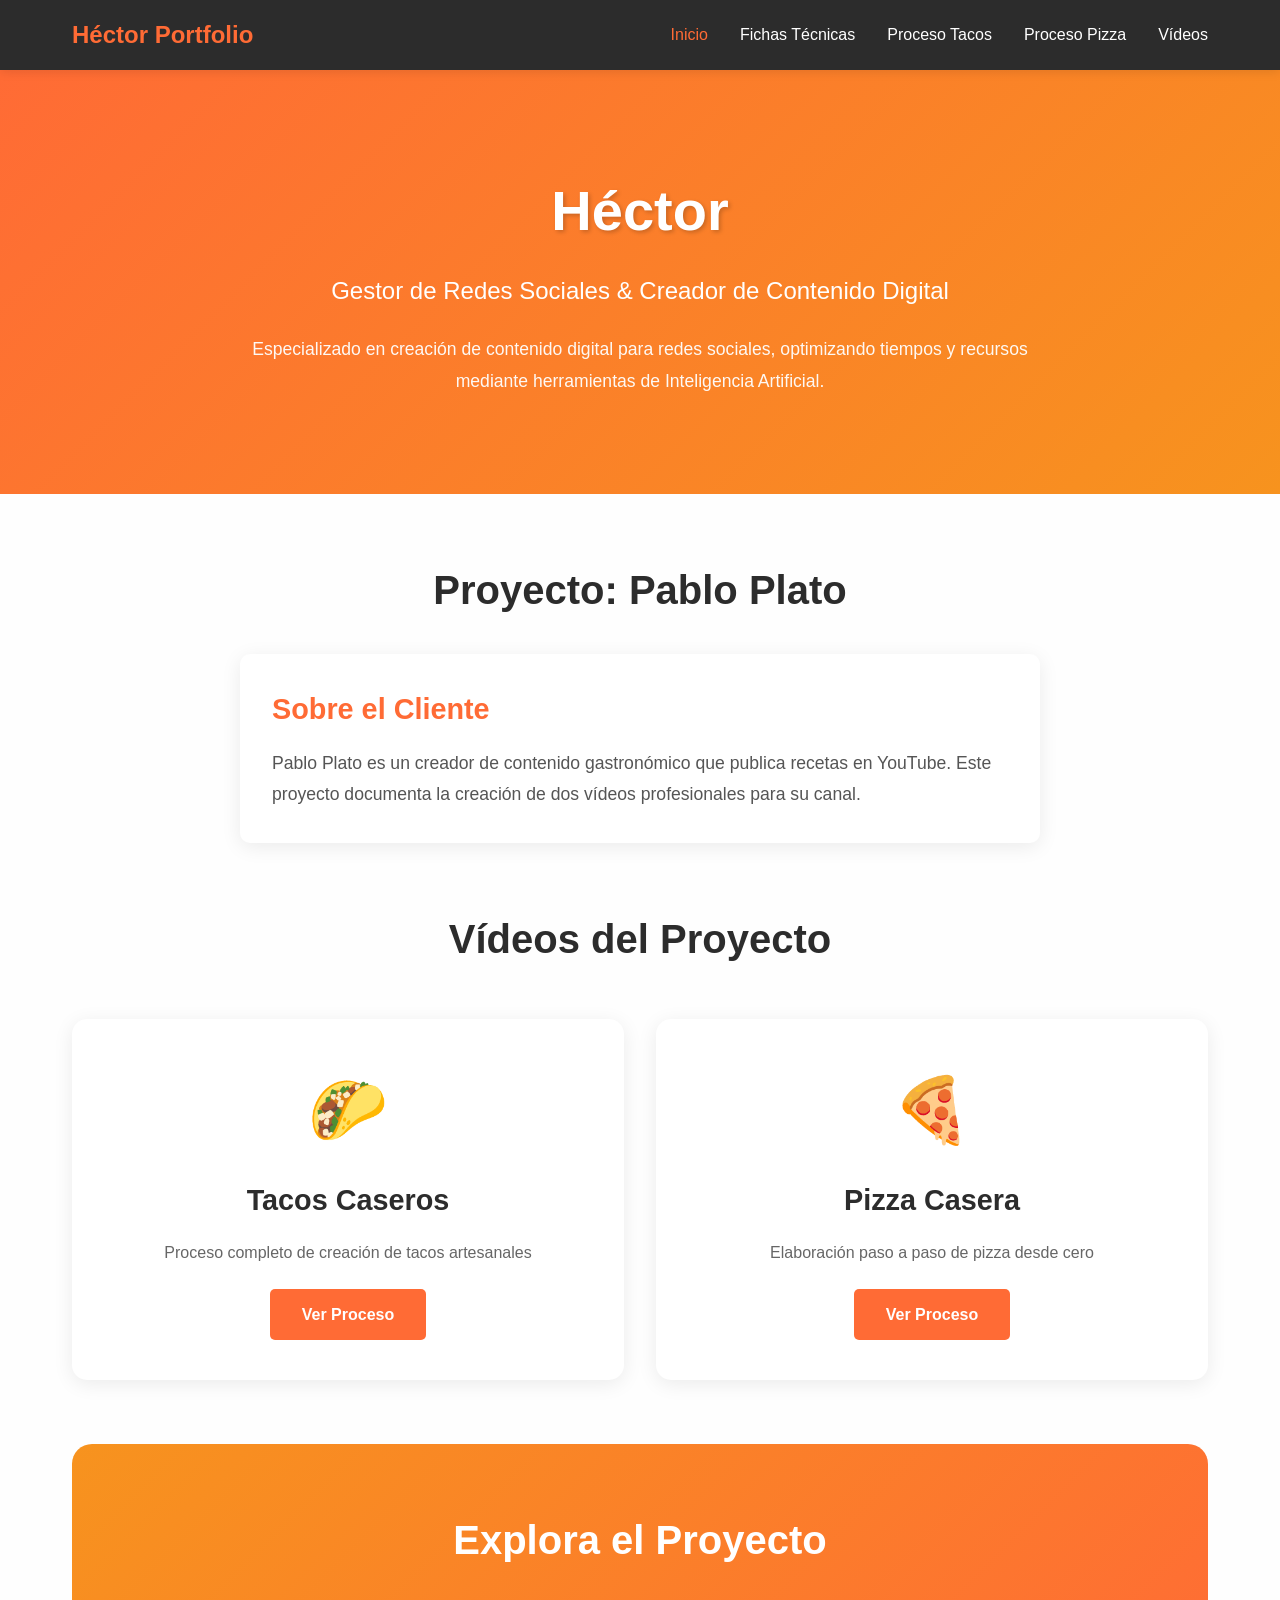
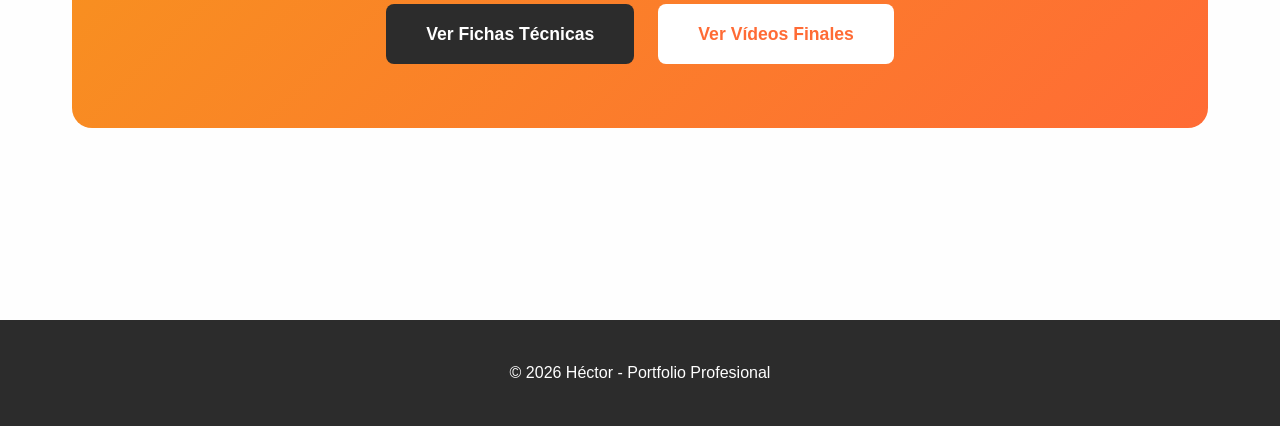
<file: index.html>
<!DOCTYPE html>
<html lang="es">
<head>
    <meta charset="UTF-8">
    <meta name="viewport" content="width=device-width, initial-scale=1.0">
    <title>Héctor - Portfolio Creador de Contenido Digital</title>
    <link rel="stylesheet" href="./css/style_index.css">
</head>
<body>
    <nav class="navbar">
        <div class="nav-container">
            <h1 class="logo">Héctor Portfolio</h1>
            <ul class="nav-menu">
                <li><a href="./index.html" class="active">Inicio</a></li>
                <li><a href="./fichas.html">Fichas Técnicas</a></li>
                <li><a href="./proceso_tacos.html">Proceso Tacos</a></li>
                <li><a href="./proceso_pizza.html">Proceso Pizza</a></li>
                <li><a href="./videos.html">Vídeos</a></li>
            </ul>
        </div>
    </nav>

    <header class="hero">
        <div class="hero-content">
            <h1 class="hero-title">Héctor</h1>
            <p class="hero-subtitle">Gestor de Redes Sociales & Creador de Contenido Digital</p>
            <p class="hero-description">
                Especializado en creación de contenido digital para redes sociales,
                optimizando tiempos y recursos mediante herramientas de Inteligencia Artificial.
            </p>
        </div>
    </header>

    <main class="container">
        <section class="project-intro">
            <h2>Proyecto: Pablo Plato</h2>
            <div class="client-card">
                <h3>Sobre el Cliente</h3>
                <p>
                    Pablo Plato es un creador de contenido gastronómico que publica 
                    recetas en YouTube. Este proyecto documenta la creación de dos 
                    vídeos profesionales para su canal.
                </p>
            </div>
        </section>

        <section class="project-overview">
            <h2>Vídeos del Proyecto</h2>
            <div class="videos-grid">
                <div class="video-card">
                    <div class="video-icon">🌮</div>
                    <h3>Tacos Caseros</h3>
                    <p>Proceso completo de creación de tacos artesanales</p>
                    <a href="./proceso_tacos.html" class="btn">Ver Proceso</a>
                </div>
                <div class="video-card">
                    <div class="video-icon">🍕</div>
                    <h3>Pizza Casera</h3>
                    <p>Elaboración paso a paso de pizza desde cero</p>
                    <a href__="proceso-pizza.html" class="btn">Ver Proceso</a>
                </div>
            </div>
        </section>

        <section class="cta-section">
            <h2>Explora el Proyecto</h2>
            <div class="cta-buttons">
                <a href="./fichas.html" class="btn-primary">Ver Fichas Técnicas</a>
                <a href="./videos.html" class="btn-secondary">Ver Vídeos Finales</a>
            </div>
        </section>
    </main>

    <footer class="footer">
        <p>&copy; 2026 Héctor - Portfolio Profesional</p>
    </footer>
</body>
</html>
</file>
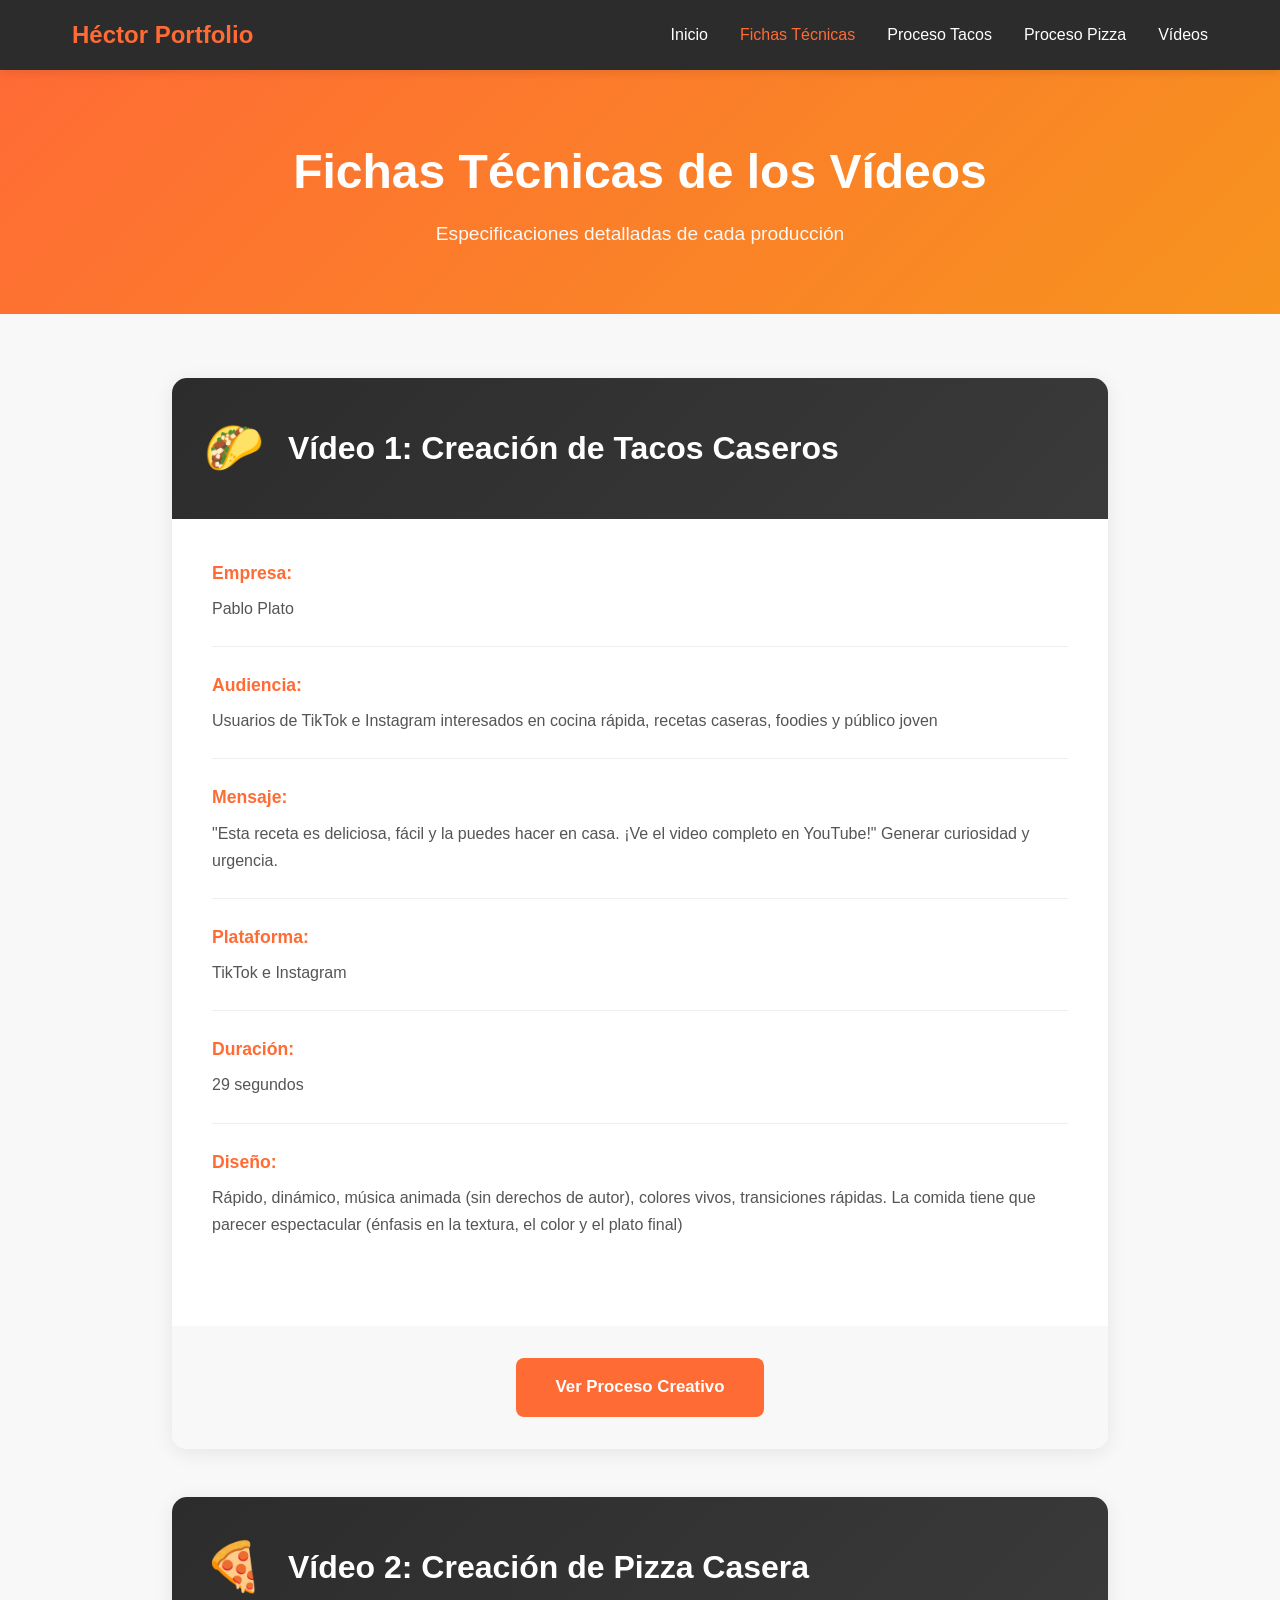
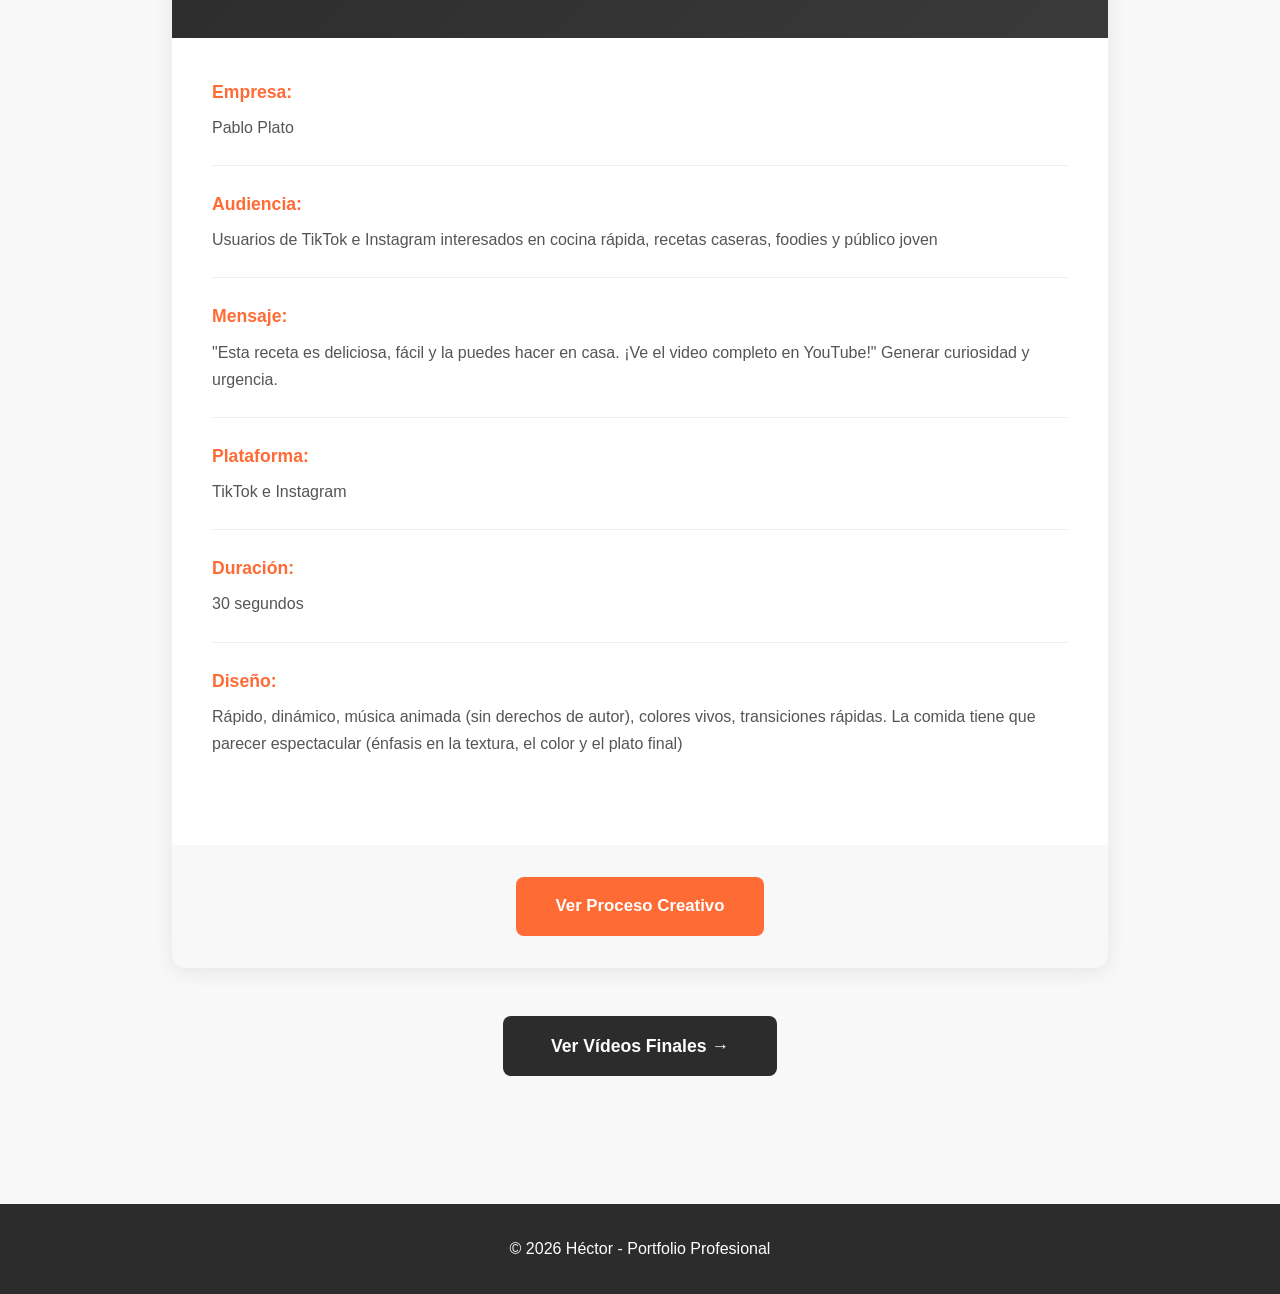
<file: fichas.html>
<!DOCTYPE html>
<html lang="es">
<head>
    <meta charset="UTF-8">
    <meta name="viewport" content="width=device-width, initial-scale=1.0">
    <title>Fichas Técnicas - Héctor Portfolio</title>
    <link rel="stylesheet" href="./css/style_fichas.css">
</head>
<body>
    <nav class="navbar">
        <div class="nav-container">
            <h1 class="logo">Héctor Portfolio</h1>
            <ul class="nav-menu">
                <li><a href="./index.html">Inicio</a></li>
                <li><a href="./fichas.html" class="active">Fichas Técnicas</a></li>
                <li><a href="./proceso_tacos.html">Proceso Tacos</a></li>
                <li><a href="./proceso_pizza.html">Proceso Pizza</a></li>
                <li><a href="./videos.html">Vídeos</a></li>
            </ul>
        </div>
    </nav>

    <header class="page-header">
        <h1>Fichas Técnicas de los Vídeos</h1>
        <p>Especificaciones detalladas de cada producción</p>
    </header>

    <main class="container">
        <!-- FICHA TÉCNICA 1: TACOS CASEROS -->
        <section class="ficha-card">
            <div class="ficha-header">
                <span class="ficha-icon">🌮</span>
                <h2>Vídeo 1: Creación de Tacos Caseros</h2>
            </div>
            <div class="ficha-content">
                
                <div class="ficha-item">
                    <strong>Empresa:</strong>
                    <p>Pablo Plato</p>
                </div>

                <div class="ficha-item">
                    <strong>Audiencia:</strong>
                    <p>Usuarios de TikTok e Instagram interesados en cocina rápida, recetas caseras, foodies y público joven</p>
                </div>

                <div class="ficha-item">
                    <strong>Mensaje:</strong>
                    <p>"Esta receta es deliciosa, fácil y la puedes hacer en casa. ¡Ve el video completo en YouTube!" Generar curiosidad y urgencia.</p>
                </div>

                <div class="ficha-item">
                    <strong>Plataforma:</strong>
                    <p>TikTok e Instagram</p>
                </div>

                <div class="ficha-item">
                    <strong>Duración:</strong>
                    <p>29 segundos</p>
                </div>

                <div class="ficha-item">
                    <strong>Diseño:</strong>
                    <p>Rápido, dinámico, música animada (sin derechos de autor), colores vivos, transiciones rápidas. La comida tiene que parecer espectacular (énfasis en la textura, el color y el plato final)</p>
                </div>
                
            </div>
            <div class="ficha-footer">
                <a href="./proceso_tacos.html" class="btn">Ver Proceso Creativo</a>
            </div>
        </section>

        <!-- FICHA TÉCNICA 2: PIZZA CASERA -->
        <section class="ficha-card">
            <div class="ficha-header">
                <span class="ficha-icon">🍕</span>
                <h2>Vídeo 2: Creación de Pizza Casera</h2>
            </div>
            <div class="ficha-content">
                
                <div class="ficha-item">
                    <strong>Empresa:</strong>
                    <p>Pablo Plato</p>
                </div>

                <div class="ficha-item">
                    <strong>Audiencia:</strong>
                    <p>Usuarios de TikTok e Instagram interesados en cocina rápida, recetas caseras, foodies y público joven</p>
                </div>

                <div class="ficha-item">
                    <strong>Mensaje:</strong>
                    <p>"Esta receta es deliciosa, fácil y la puedes hacer en casa. ¡Ve el video completo en YouTube!" Generar curiosidad y urgencia.</p>
                </div>

                <div class="ficha-item">
                    <strong>Plataforma:</strong>
                    <p>TikTok e Instagram</p>
                </div>

                <div class="ficha-item">
                    <strong>Duración:</strong>
                    <p>30 segundos</p>
                </div>

                <div class="ficha-item">
                    <strong>Diseño:</strong>
                    <p>Rápido, dinámico, música animada (sin derechos de autor), colores vivos, transiciones rápidas. La comida tiene que parecer espectacular (énfasis en la textura, el color y el plato final)</p>
                </div>
                
            </div>
            <div class="ficha-footer">
                <a href="./proceso_pizza.html" class="btn">Ver Proceso Creativo</a>
            </div>
        </section>

        <div class="navigation-section">
            <a href="./videos.html" class="btn-nav">Ver Vídeos Finales →</a>
        </div>
    </main>

    <footer class="footer">
        <p>&copy; 2026 Héctor - Portfolio Profesional</p>
    </footer>
</body>
</html>
</file>
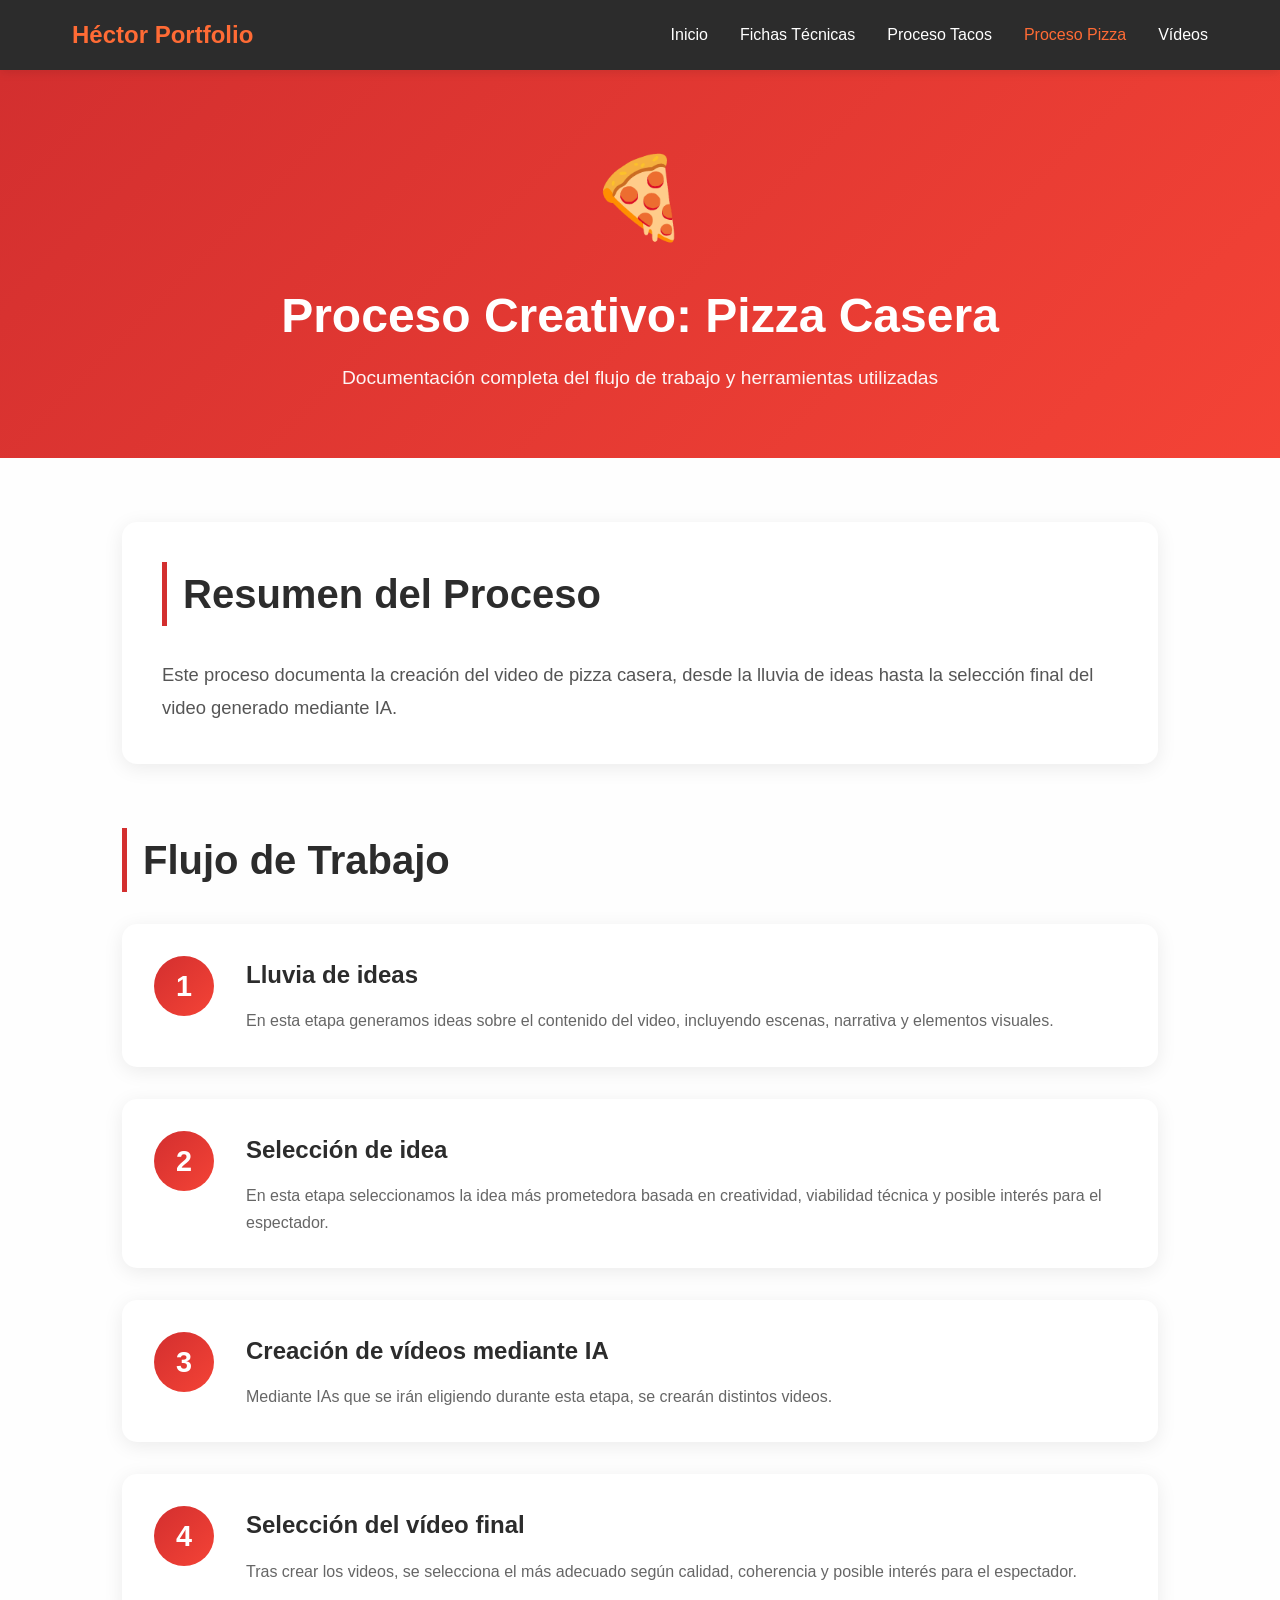
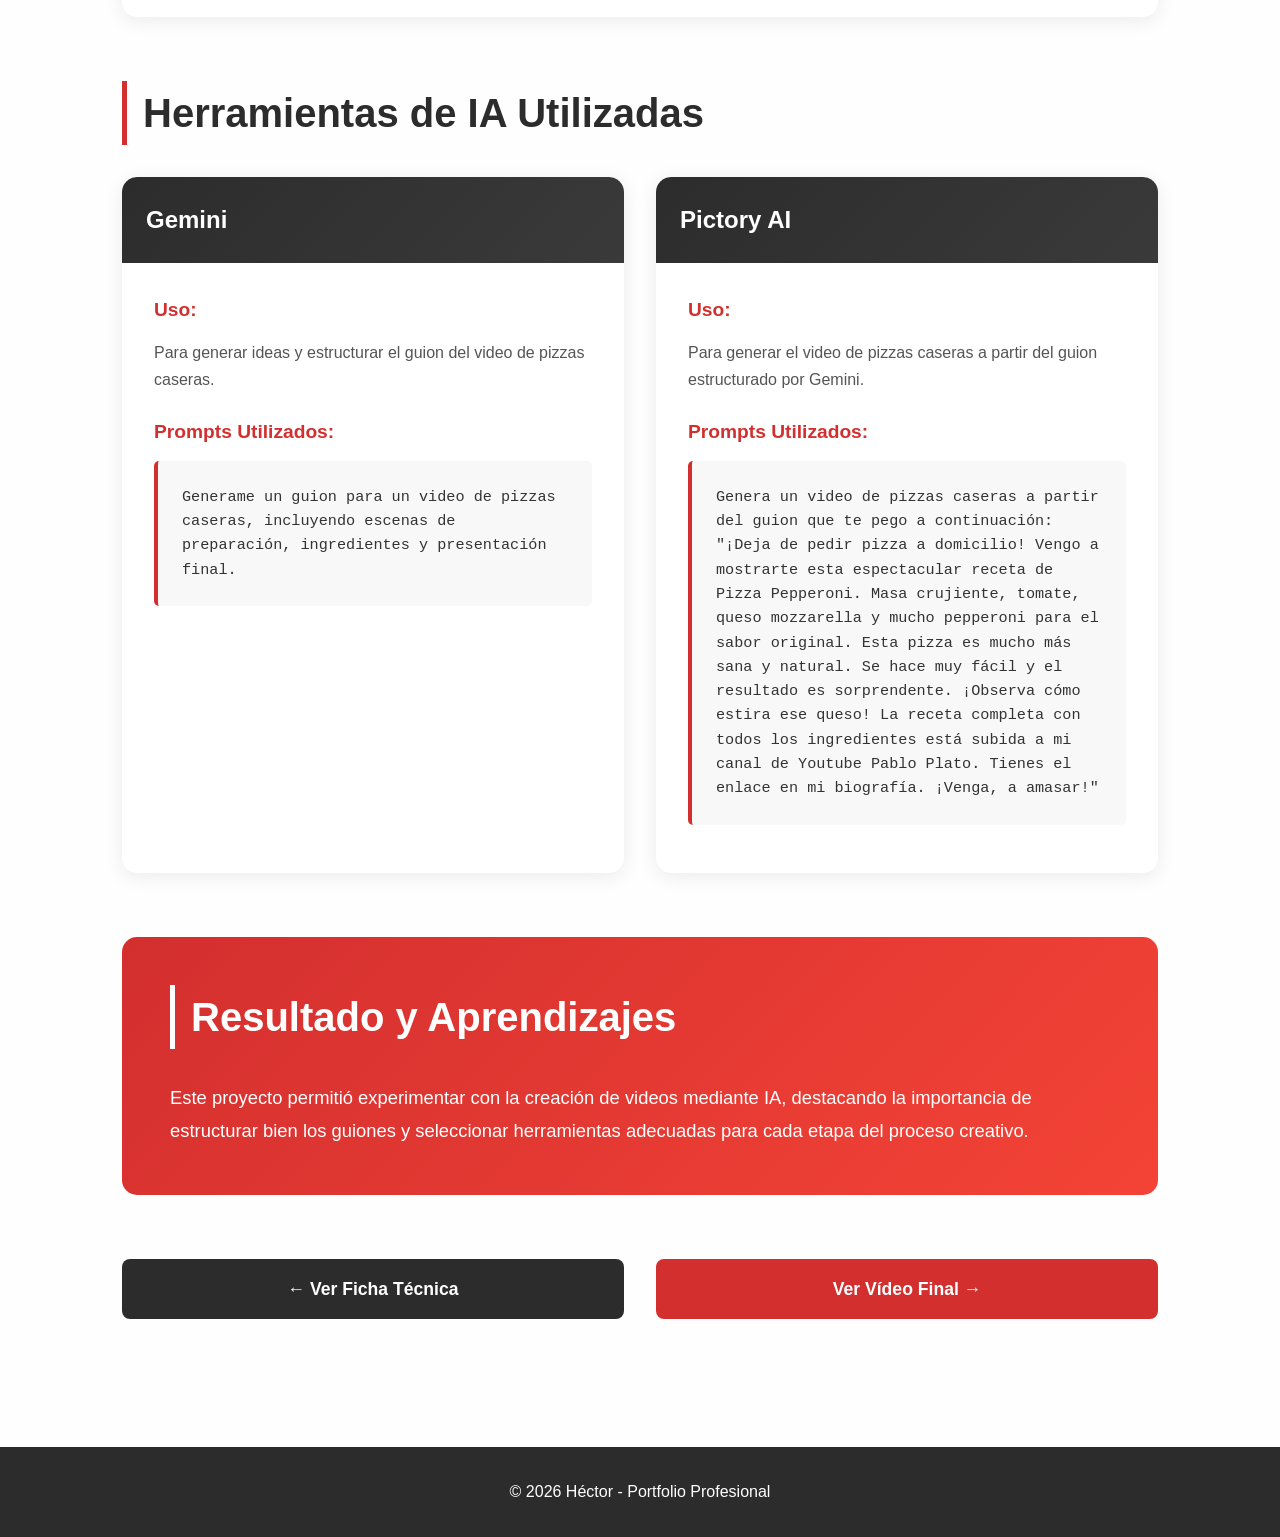
<file: proceso_pizza.html>
<!DOCTYPE html>
<html lang="es">
<head>
    <meta charset="UTF-8">
    <meta name="viewport" content="width=device-width, initial-scale=1.0">
    <title>Proceso Creativo: Pizza Casera - Héctor Portfolio</title>
    <link rel="stylesheet" href="./css/style_proceso_pizza.css">
</head>
<body>
    <nav class="navbar">
        <div class="nav-container">
            <h1 class="logo">Héctor Portfolio</h1>
            <ul class="nav-menu">
                <li><a href="./index.html">Inicio</a></li>
                <li><a href="./fichas.html">Fichas Técnicas</a></li>
                <li><a href="./proceso_tacos.html">Proceso Tacos</a></li>
                <li><a href="./proceso_pizza.html" class="active">Proceso Pizza</a></li>
                <li><a href="./videos.html">Vídeos</a></li>
            </ul>
        </div>
    </nav>

    <header class="page-header">
        <div class="header-icon">🍕</div>
        <h1>Proceso Creativo: Pizza Casera</h1>
        <p>Documentación completa del flujo de trabajo y herramientas utilizadas</p>
    </header>

    <main class="container">
        <!-- INTRODUCCIÓN AL PROCESO -->
        <section class="intro-section">
            <h2>Resumen del Proceso</h2>
            <div class="intro-content">
                <p>Este proceso documenta la creación del video de pizza casera, desde la lluvia de ideas hasta la selección final del video generado mediante IA.</p>
            </div>
        </section>

        <!-- FLUJO DE TRABAJO -->
        <section class="workflow-section">
            <h2>Flujo de Trabajo</h2>
            <div class="workflow-steps">   
                <div class="step">
                    <div class="step-number">1</div>
                    <div class="step-content">
                        <h3>Lluvia de ideas</h3>
                        <p>En esta etapa generamos ideas sobre el contenido del video, incluyendo escenas, narrativa y elementos visuales.</p>
                    </div>
                </div>

                <div class="step">
                    <div class="step-number">2</div>
                    <div class="step-content">
                        <h3>Selección de idea</h3>
                        <p>En esta etapa seleccionamos la idea más prometedora basada en creatividad, viabilidad técnica y posible interés para el espectador.</p>
                    </div>
                </div>

                <div class="step">
                    <div class="step-number">3</div>
                    <div class="step-content">
                        <h3>Creación de vídeos mediante IA</h3>
                        <p>Mediante IAs que se irán eligiendo durante esta etapa, se crearán distintos videos.</p>
                    </div>
                </div>

                <div class="step">
                    <div class="step-number">4</div>
                    <div class="step-content">
                        <h3>Selección del vídeo final</h3>
                        <p>Tras crear los videos, se selecciona el más adecuado según calidad, coherencia y posible interés para el espectador.</p>
                    </div>
                </div>
            </div>
        </section>

        <!-- HERRAMIENTAS DE IA UTILIZADAS -->
        <section class="tools-section">
            <h2>Herramientas de IA Utilizadas</h2>
            <div class="tools-grid">          
                <div class="tool-card">
                    <div class="tool-header">
                        <h3>Gemini</h3>
                    </div>
                    <div class="tool-body">
                        <h4>Uso:</h4>
                        <p>Para generar ideas y estructurar el guion del video de pizzas caseras.</p>
                        
                        <h4>Prompts Utilizados:</h4>
                        <div class="prompt-box">
                            <p>Generame un guion para un video de pizzas caseras, incluyendo escenas de preparación, ingredientes y presentación final.</p>
                        </div>
                    </div>
                </div>

                <div class="tool-card">
                    <div class="tool-header">
                        <h3>Pictory AI</h3>
                    </div>
                    <div class="tool-body">
                        <h4>Uso:</h4>
                        <p>Para generar el video de pizzas caseras a partir del guion estructurado por Gemini.</p>
                        
                        <h4>Prompts Utilizados:</h4>
                        <div class="prompt-box">
                            <p>Genera un video de pizzas caseras a partir del guion que te pego a continuación:
                                "¡Deja de pedir pizza a domicilio!
                                Vengo a mostrarte esta espectacular receta de Pizza Pepperoni.
                                Masa crujiente, tomate, queso mozzarella y mucho pepperoni para el sabor original.
                                Esta pizza es mucho más sana y natural.
                                Se hace muy fácil y el resultado es sorprendente.
                                ¡Observa cómo estira ese queso!
                                La receta completa con todos los ingredientes está subida a mi canal de Youtube Pablo Plato.
                                Tienes el enlace en mi biografía.
                                ¡Venga, a amasar!"
                            </p>
                        </div>
                    </div>
                </div>
                
            </div>
        </section>

        <!-- RESULTADO Y APRENDIZAJES -->
        <section class="conclusion-section">
            <h2>Resultado y Aprendizajes</h2>
            <div class="conclusion-content">
                <p>Este proyecto permitió experimentar con la creación de videos mediante IA, destacando la importancia de estructurar bien los guiones y seleccionar herramientas adecuadas para cada etapa del proceso creativo.</p>
            </div>
        </section>

        <!-- NAVEGACIÓN -->
        <div class="navigation-links">
            <a href="./fichas.html" class="btn-secondary">← Ver Ficha Técnica</a>
            <a href="./videos.html" class="btn-primary">Ver Vídeo Final →</a>
        </div>
    </main>

    <footer class="footer">
        <p>&copy; 2026 Héctor - Portfolio Profesional</p>
    </footer>
</body>
</html>
</file>
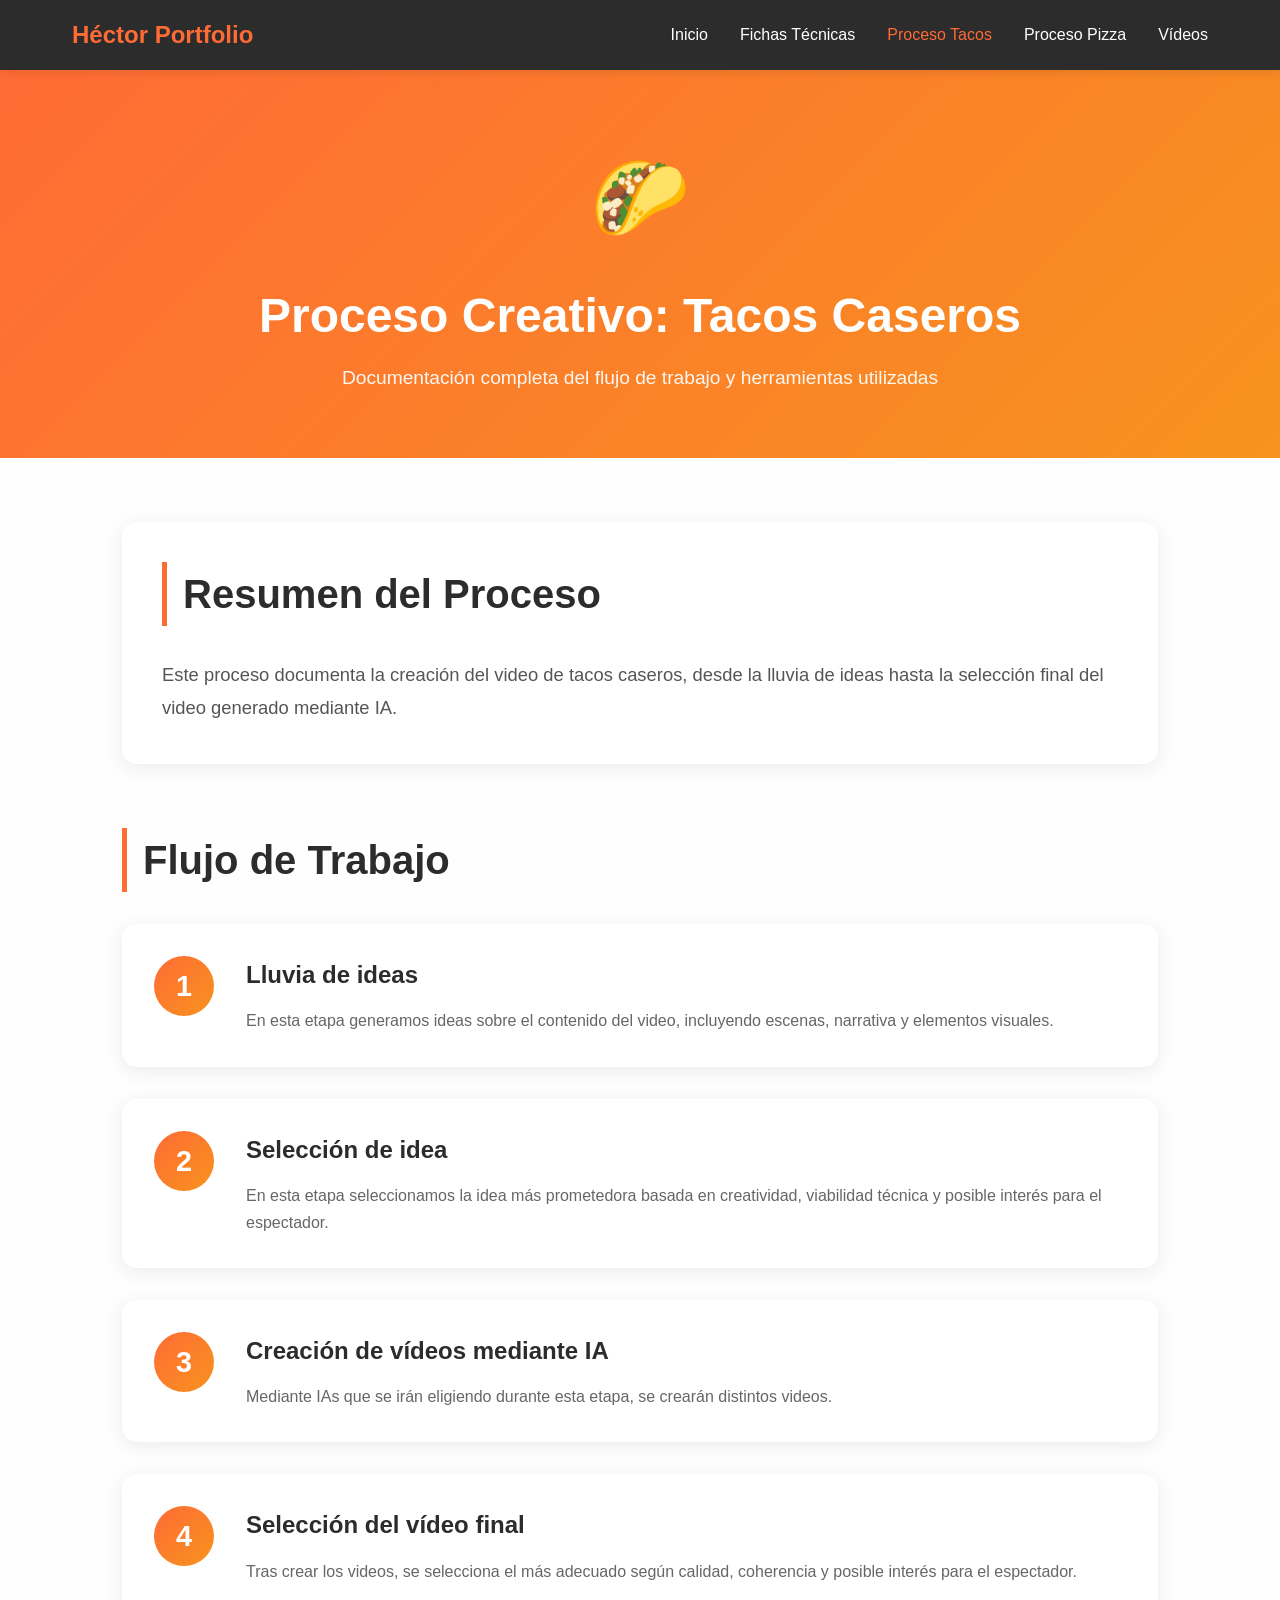
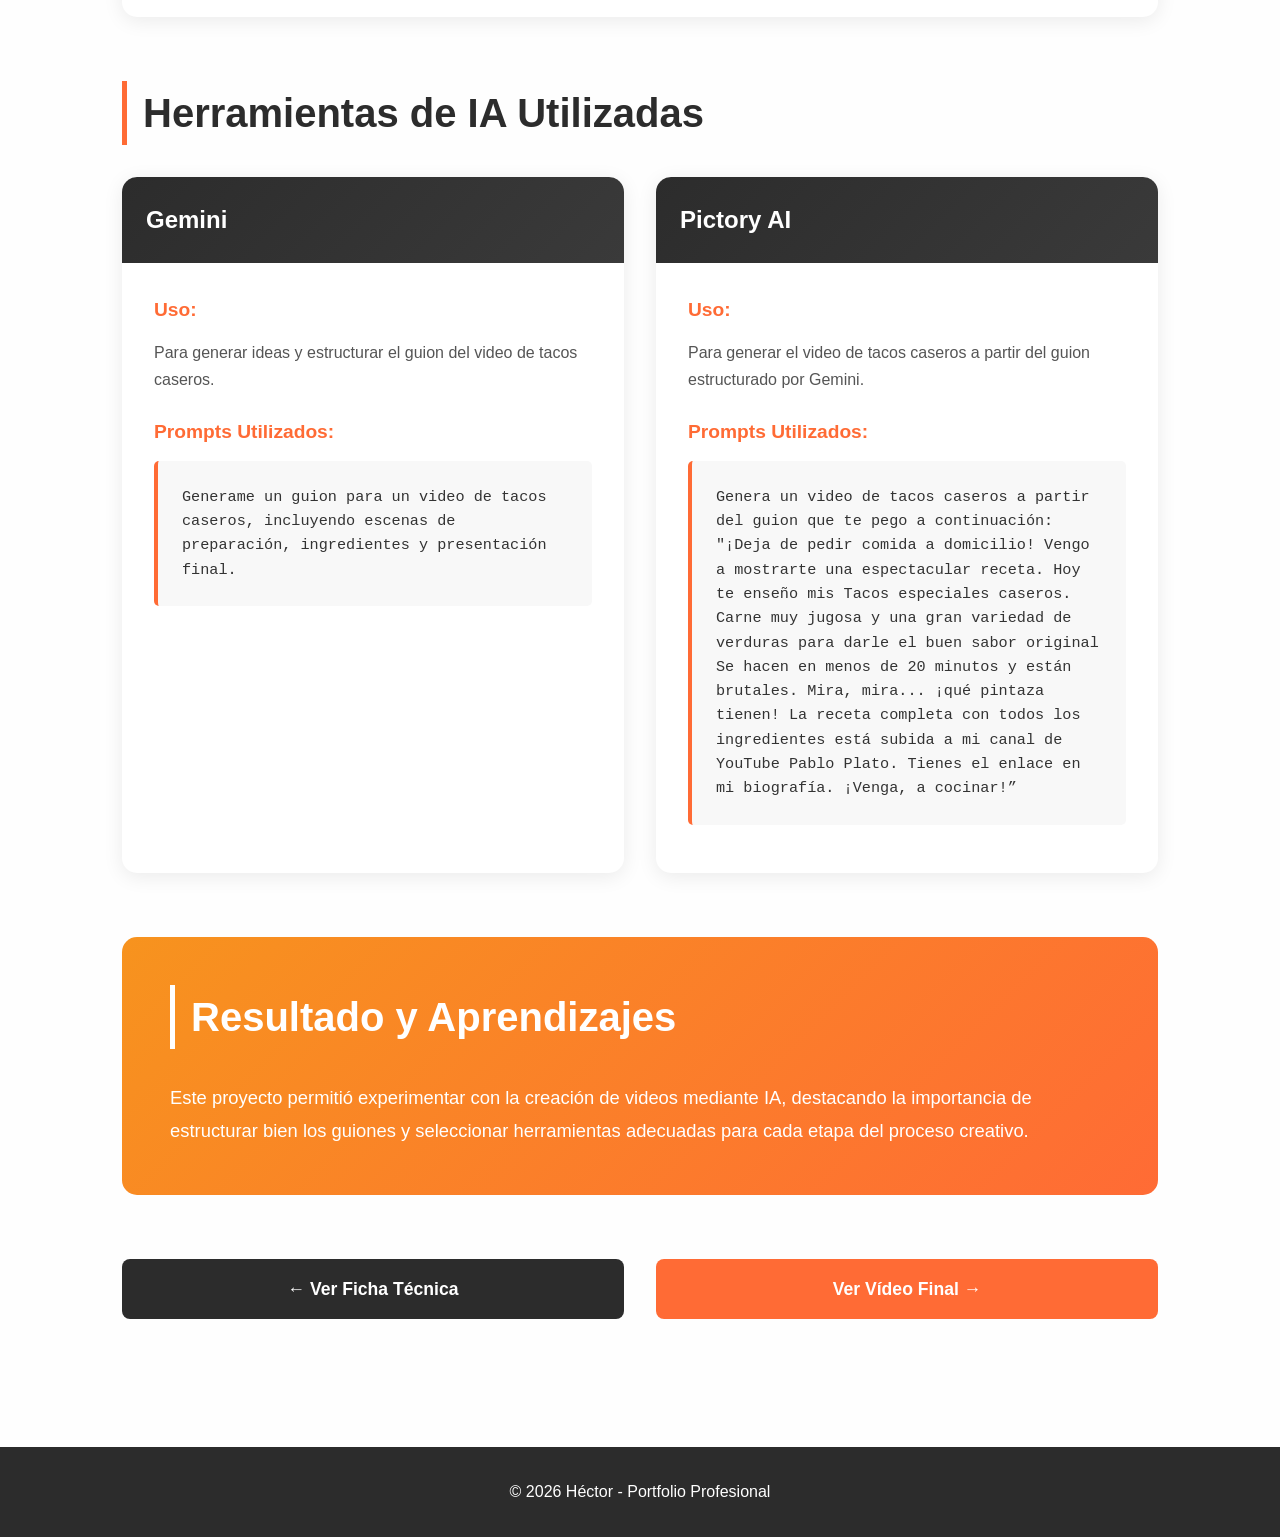
<file: proceso_tacos.html>
<!DOCTYPE html>
<html lang="es">
<head>
    <meta charset="UTF-8">
    <meta name="viewport" content="width=device-width, initial-scale=1.0">
    <title>Proceso Creativo: Tacos Caseros - Héctor Portfolio</title>
    <link rel="stylesheet" href="./css/style_proceso_tacos.css">
</head>
<body>
    <nav class="navbar">
        <div class="nav-container">
            <h1 class="logo">Héctor Portfolio</h1>
            <ul class="nav-menu">
                <li><a href="./index.html">Inicio</a></li>
                <li><a href="./fichas.html">Fichas Técnicas</a></li>
                <li><a href="./proceso_tacos.html" class="active">Proceso Tacos</a></li>
                <li><a href="./proceso_pizza.html">Proceso Pizza</a></li>
                <li><a href="./videos.html">Vídeos</a></li>
            </ul>
        </div>
    </nav>

    <header class="page-header">
        <div class="header-icon">🌮</div>
        <h1>Proceso Creativo: Tacos Caseros</h1>
        <p>Documentación completa del flujo de trabajo y herramientas utilizadas</p>
    </header>

    <main class="container">
        <!-- INTRODUCCIÓN AL PROCESO -->
        <section class="intro-section">
            <h2>Resumen del Proceso</h2>
            <div class="intro-content">
                <p>Este proceso documenta la creación del video de tacos caseros, desde la lluvia de ideas hasta la selección final del video generado mediante IA.</p>
            </div>
        </section>

        <!-- FLUJO DE TRABAJO -->
        <section class="workflow-section">
            <h2>Flujo de Trabajo</h2>
            <div class="workflow-steps">   
                <div class="step">
                    <div class="step-number">1</div>
                    <div class="step-content">
                        <h3>Lluvia de ideas</h3>
                        <p>En esta etapa generamos ideas sobre el contenido del video, incluyendo escenas, narrativa y elementos visuales.</p>
                    </div>
                </div>

                <div class="step">
                    <div class="step-number">2</div>
                    <div class="step-content">
                        <h3>Selección de idea</h3>
                        <p>En esta etapa seleccionamos la idea más prometedora basada en creatividad, viabilidad técnica y posible interés para el espectador.</p>
                    </div>
                </div>

                <div class="step">
                    <div class="step-number">3</div>
                    <div class="step-content">
                        <h3>Creación de vídeos mediante IA</h3>
                        <p>Mediante IAs que se irán eligiendo durante esta etapa, se crearán distintos videos.</p>
                    </div>
                </div>

                <div class="step">
                    <div class="step-number">4</div>
                    <div class="step-content">
                        <h3>Selección del vídeo final</h3>
                        <p>Tras crear los videos, se selecciona el más adecuado según calidad, coherencia y posible interés para el espectador.</p>
                    </div>
                </div>
            </div>
        </section>

        <!-- HERRAMIENTAS DE IA UTILIZADAS -->
        <section class="tools-section">
            <h2>Herramientas de IA Utilizadas</h2>
            <div class="tools-grid">
                <div class="tool-card">
                    <div class="tool-header">
                        <h3>Gemini</h3>
                    </div>
                    <div class="tool-body">
                        <h4>Uso:</h4>
                        <p>Para generar ideas y estructurar el guion del video de tacos caseros.</p>
                        
                        <h4>Prompts Utilizados:</h4>
                        <div class="prompt-box">
                            <p>Generame un guion para un video de tacos caseros, incluyendo escenas de preparación, ingredientes y presentación final.</p>
                        </div>
                    </div>
                </div>

                <div class="tool-card">
                    <div class="tool-header">
                        <h3>Pictory AI</h3>
                    </div>
                    <div class="tool-body">
                        <h4>Uso:</h4>
                        <p>Para generar el video de tacos caseros a partir del guion estructurado por Gemini.</p>
                        
                        <h4>Prompts Utilizados:</h4>
                        <div class="prompt-box">
                            <p>Genera un video de tacos caseros a partir del guion que te pego a continuación:
                                "¡Deja de pedir comida a domicilio! 
                                Vengo a mostrarte una espectacular receta.
                                Hoy te enseño mis Tacos especiales caseros.
                                Carne muy jugosa y una gran variedad de verduras para darle el buen sabor original
                                Se hacen en menos de 20 minutos y están brutales.
                                Mira, mira... ¡qué pintaza tienen!
                                La receta completa con todos los ingredientes está subida a mi canal de YouTube Pablo Plato.
                                Tienes el enlace en mi biografía.
                                ¡Venga, a cocinar!”
                            </p>
                        </div>
                    </div>
                </div>
            </div>
        </section>

        <!-- RESULTADO Y APRENDIZAJES -->
        <section class="conclusion-section">
            <h2>Resultado y Aprendizajes</h2>
            <div class="conclusion-content">
                <p>Este proyecto permitió experimentar con la creación de videos mediante IA, destacando la importancia de estructurar bien los guiones y seleccionar herramientas adecuadas para cada etapa del proceso creativo.</p>
            </div>
        </section>

        <!-- NAVEGACIÓN -->
        <div class="navigation-links">
            <a href="./fichas.html" class="btn-secondary">← Ver Ficha Técnica</a>
            <a href="./videos.html" class="btn-primary">Ver Vídeo Final →</a>
        </div>
    </main>

    <footer class="footer">
        <p>&copy; 2026 Héctor - Portfolio Profesional</p>
    </footer>
</body>
</html>
</file>
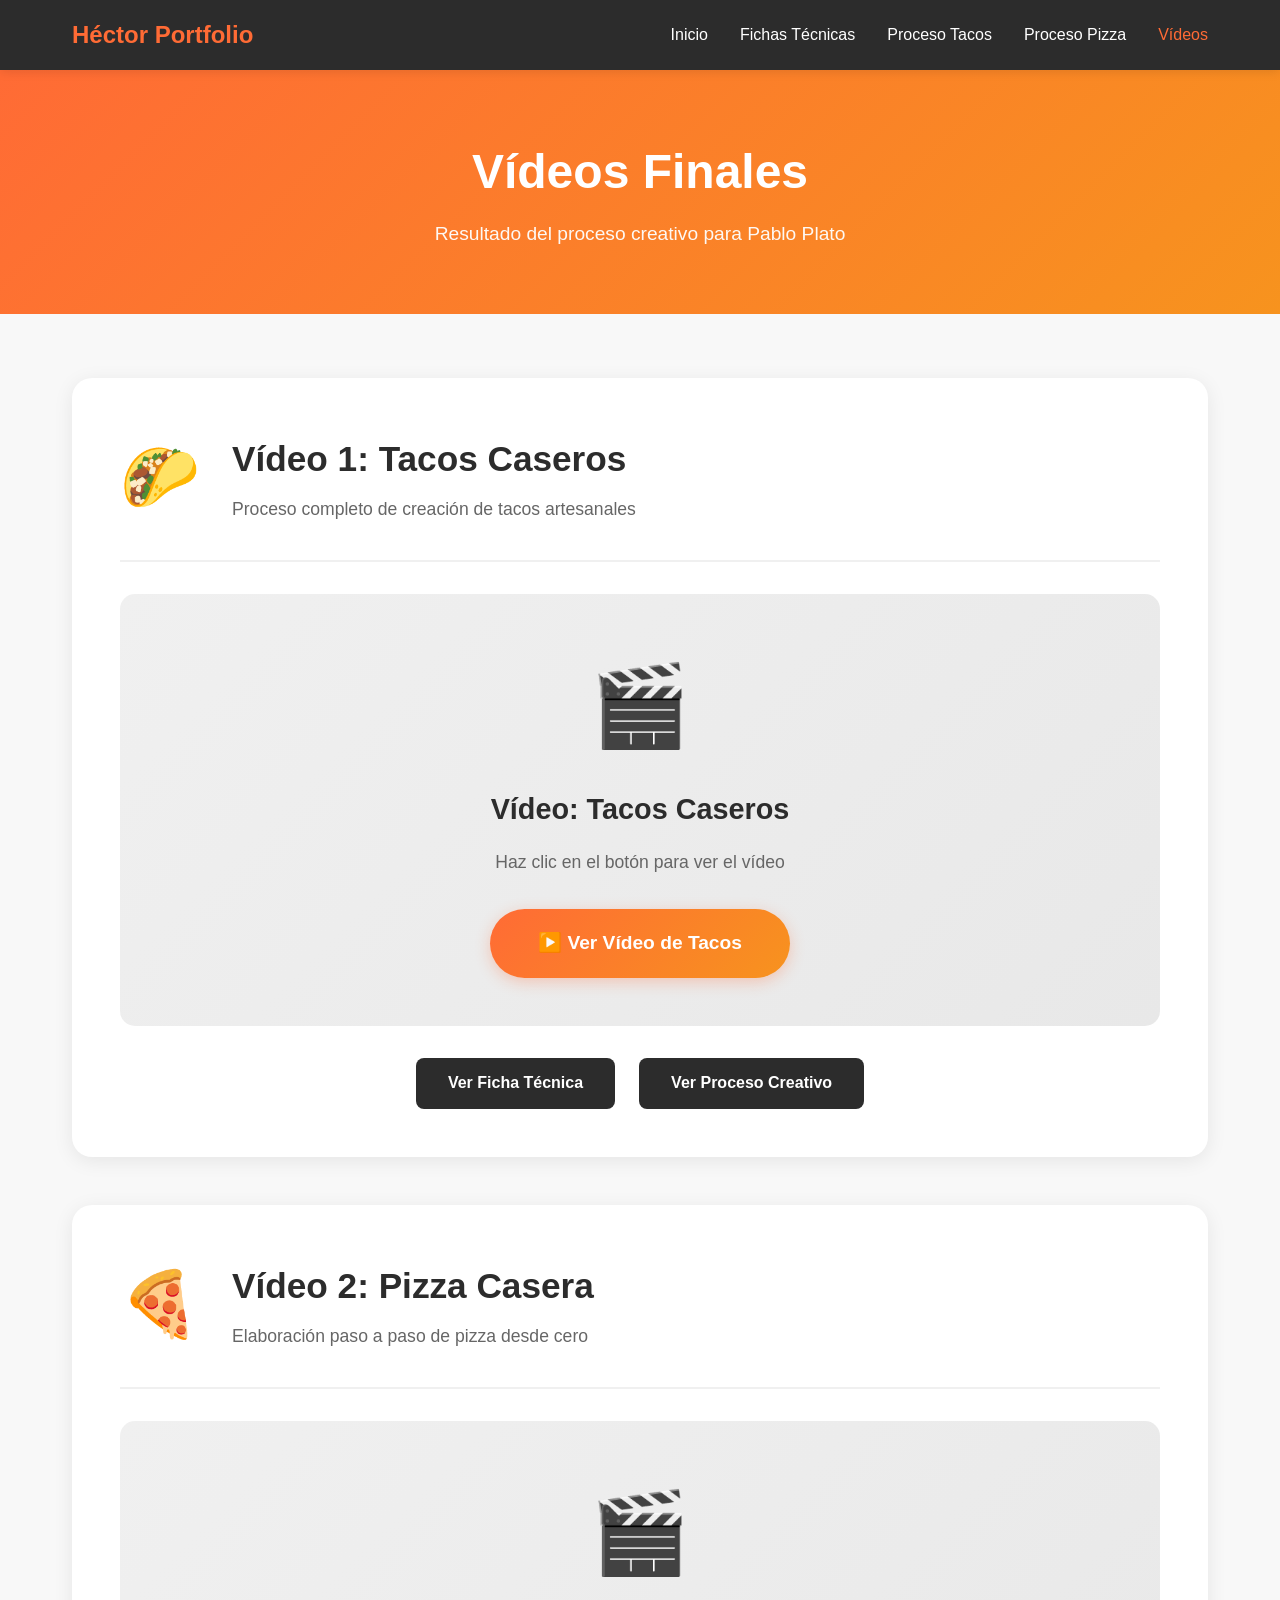
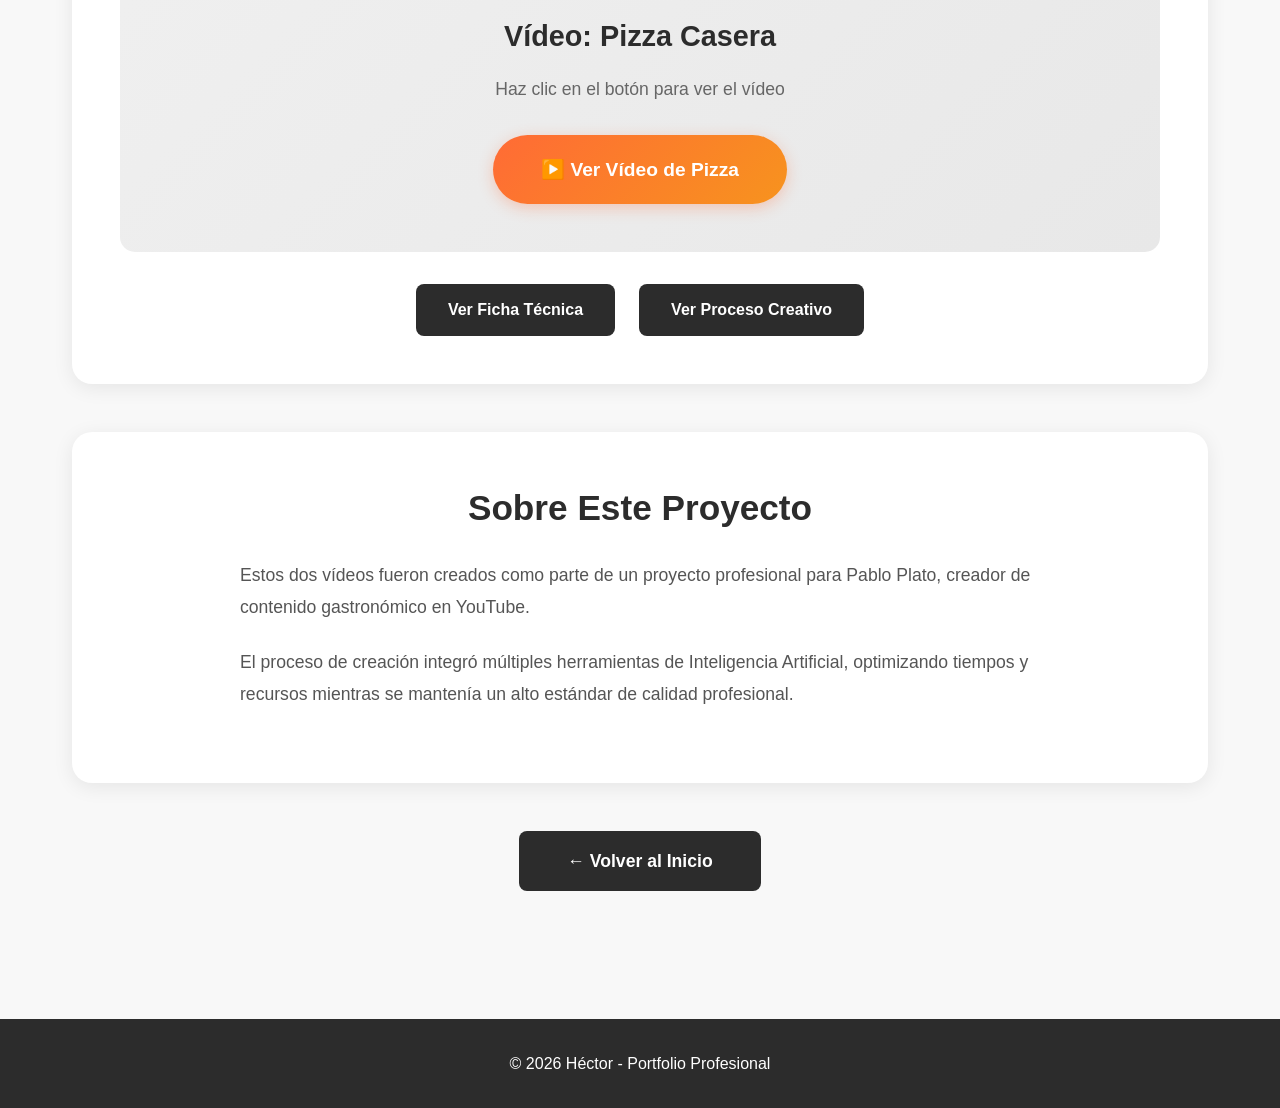
<file: videos.html>
<!DOCTYPE html>
<html lang="es">
<head>
    <meta charset="UTF-8">
    <meta name="viewport" content="width=device-width, initial-scale=1.0">
    <title>Vídeos Finales - Héctor Portfolio</title>
    <link rel="stylesheet" href="./css/style_videos.css">
</head>
<body>
    <nav class="navbar">
        <div class="nav-container">
            <h1 class="logo">Héctor Portfolio</h1>
            <ul class="nav-menu">
                <li><a href="./index.html">Inicio</a></li>
                <li><a href="./fichas.html">Fichas Técnicas</a></li>
                <li><a href="./proceso-tacos.html">Proceso Tacos</a></li>
                <li><a href="./proceso-pizza.html">Proceso Pizza</a></li>
                <li><a href="./videos.html" class="active">Vídeos</a></li>
            </ul>
        </div>
    </nav>

    <header class="page-header">
        <h1>Vídeos Finales</h1>
        <p>Resultado del proceso creativo para Pablo Plato</p>
    </header>

    <main class="container">
        <!-- VÍDEO 1: TACOS CASEROS -->
        <section class="video-section">
            <div class="video-header">
                <span class="video-icon">🌮</span>
                <div>
                    <h2>Vídeo 1: Tacos Caseros</h2>
                    <p class="video-subtitle">Proceso completo de creación de tacos artesanales</p>
                </div>
            </div>
            
            <div class="video-preview">
                <div class="preview-icon">🎬</div>
                <h3>Vídeo: Tacos Caseros</h3>
                <p>Haz clic en el botón para ver el vídeo</p>
                <a href="./videos/Receta_Tacos_Pablo_Plato.mp4" class="btn-watch" target="_blank">
                    ▶️ Ver Vídeo de Tacos
                </a>
            </div>

            <div class="video-links">
                <a href="./fichas.html" class="btn-link">Ver Ficha Técnica</a>
                <a href="./proceso-tacos.html" class="btn-link">Ver Proceso Creativo</a>
            </div>
        </section>

        <!-- VÍDEO 2: PIZZA CASERA -->
        <section class="video-section">
            <div class="video-header">
                <span class="video-icon">🍕</span>
                <div>
                    <h2>Vídeo 2: Pizza Casera</h2>
                    <p class="video-subtitle">Elaboración paso a paso de pizza desde cero</p>
                </div>
            </div>
            
            <div class="video-preview">
                <div class="preview-icon">🎬</div>
                <h3>Vídeo: Pizza Casera</h3>
                <p>Haz clic en el botón para ver el vídeo</p>
                <a href="./videos/Receta_Pizza_Pepperoni_Pablo_Plato.mp4" class="btn-watch" target="_blank">
                    ▶️ Ver Vídeo de Pizza
                </a>
            </div>

            <div class="video-links">
                <a href="./fichas.html" class="btn-link">Ver Ficha Técnica</a>
                <a href="./proceso-pizza.html" class="btn-link">Ver Proceso Creativo</a>
            </div>
        </section>

        <!-- INFORMACIÓN ADICIONAL -->
        <section class="additional-info">
            <h2>Sobre Este Proyecto</h2>
            <div class="info-content">
                <p>
                    Estos dos vídeos fueron creados como parte de un proyecto profesional 
                    para Pablo Plato, creador de contenido gastronómico en YouTube.
                </p>
                <p>
                    El proceso de creación integró múltiples herramientas de Inteligencia 
                    Artificial, optimizando tiempos y recursos mientras se mantenía un alto 
                    estándar de calidad profesional.
                </p>
            </div>
        </section>

        <!-- NAVEGACIÓN FINAL -->
        <div class="final-navigation">
            <a href="./index.html" class="btn-home">← Volver al Inicio</a>
        </div>
    </main>

    <footer class="footer">
        <p>&copy; 2026 Héctor - Portfolio Profesional</p>
    </footer>
</body>
</html>
</file>
<file: css/style_index.css>
* {
    margin: 0;
    padding: 0;
    box-sizing: border-box;
}

body {
    font-family: 'Segoe UI', Tahoma, Geneva, Verdana, sans-serif;
    line-height: 1.6;
    color: #333;
    background-color: #fefefe;
}

/* Navegación */
.navbar {
    background-color: #2c2c2c;
    padding: 1rem 0;
    position: sticky;
    top: 0;
    z-index: 100;
    box-shadow: 0 2px 10px rgba(0,0,0,0.1);
}

.nav-container {
    max-width: 1200px;
    margin: 0 auto;
    padding: 0 2rem;
    display: flex;
    justify-content: space-between;
    align-items: center;
}

.logo {
    color: #ff6b35;
    font-size: 1.5rem;
    font-weight: bold;
}

.nav-menu {
    display: flex;
    list-style: none;
    gap: 2rem;
}

.nav-menu a {
    color: #fff;
    text-decoration: none;
    transition: color 0.3s;
    font-weight: 500;
}

.nav-menu a:hover,
.nav-menu a.active {
    color: #ff6b35;
}

/* Hero Section */
.hero {
    background: linear-gradient(135deg, #ff6b35 0%, #f7931e 100%);
    color: white;
    padding: 6rem 2rem;
    text-align: center;
}

.hero-content {
    max-width: 800px;
    margin: 0 auto;
}

.hero-title {
    font-size: 3.5rem;
    margin-bottom: 1rem;
    text-shadow: 2px 2px 4px rgba(0,0,0,0.2);
}

.hero-subtitle {
    font-size: 1.5rem;
    margin-bottom: 1.5rem;
    font-weight: 300;
}

.hero-description {
    font-size: 1.1rem;
    line-height: 1.8;
    opacity: 0.95;
}

/* Container */
.container {
    max-width: 1200px;
    margin: 0 auto;
    padding: 4rem 2rem;
}

/* Secciones */
section {
    margin-bottom: 4rem;
}

section h2 {
    font-size: 2.5rem;
    color: #2c2c2c;
    margin-bottom: 2rem;
    text-align: center;
}

.client-card {
    background: white;
    padding: 2rem;
    border-radius: 10px;
    box-shadow: 0 4px 20px rgba(0,0,0,0.08);
    max-width: 800px;
    margin: 0 auto;
}

.client-card h3 {
    color: #ff6b35;
    font-size: 1.8rem;
    margin-bottom: 1rem;
}

.client-card p {
    font-size: 1.1rem;
    line-height: 1.8;
    color: #555;
}

/* Grid de vídeos */
.videos-grid {
    display: grid;
    grid-template-columns: repeat(auto-fit, minmax(300px, 1fr));
    gap: 2rem;
    margin-top: 3rem;
}

.video-card {
    background: white;
    padding: 2.5rem;
    border-radius: 15px;
    box-shadow: 0 4px 20px rgba(0,0,0,0.08);
    text-align: center;
    transition: transform 0.3s, box-shadow 0.3s;
}

.video-card:hover {
    transform: translateY(-5px);
    box-shadow: 0 8px 30px rgba(0,0,0,0.15);
}

.video-icon {
    font-size: 4rem;
    margin-bottom: 1rem;
}

.video-card h3 {
    font-size: 1.8rem;
    color: #2c2c2c;
    margin-bottom: 1rem;
}

.video-card p {
    color: #666;
    margin-bottom: 1.5rem;
    line-height: 1.6;
}

/* Botones */
.btn {
    display: inline-block;
    padding: 0.8rem 2rem;
    background-color: #ff6b35;
    color: white;
    text-decoration: none;
    border-radius: 5px;
    transition: background-color 0.3s;
    font-weight: 600;
}

.btn:hover {
    background-color: #e55a2b;
}

/* CTA Section */
.cta-section {
    background: linear-gradient(135deg, #f7931e 0%, #ff6b35 100%);
    padding: 4rem 2rem;
    border-radius: 20px;
    text-align: center;
}

.cta-section h2 {
    color: white;
    margin-bottom: 2rem;
}

.cta-buttons {
    display: flex;
    gap: 1.5rem;
    justify-content: center;
    flex-wrap: wrap;
}

.btn-primary,
.btn-secondary {
    padding: 1rem 2.5rem;
    text-decoration: none;
    border-radius: 8px;
    font-weight: 600;
    font-size: 1.1rem;
    transition: all 0.3s;
}

.btn-primary {
    background-color: #2c2c2c;
    color: white;
}

.btn-primary:hover {
    background-color: #1a1a1a;
    transform: translateY(-2px);
}

.btn-secondary {
    background-color: white;
    color: #ff6b35;
}

.btn-secondary:hover {
    background-color: #f0f0f0;
    transform: translateY(-2px);
}

/* Footer */
.footer {
    background-color: #2c2c2c;
    color: white;
    text-align: center;
    padding: 2rem;
    margin-top: 4rem;
}

.footer p {
    margin: 0.5rem 0;
}
</file>
<file: css/style_fichas.css>
* {
    margin: 0;
    padding: 0;
    box-sizing: border-box;
}

body {
    font-family: 'Segoe UI', Tahoma, Geneva, Verdana, sans-serif;
    line-height: 1.6;
    color: #333;
    background-color: #f8f8f8;
}

/* Navegación */
.navbar {
    background-color: #2c2c2c;
    padding: 1rem 0;
    position: sticky;
    top: 0;
    z-index: 100;
    box-shadow: 0 2px 10px rgba(0,0,0,0.1);
}

.nav-container {
    max-width: 1200px;
    margin: 0 auto;
    padding: 0 2rem;
    display: flex;
    justify-content: space-between;
    align-items: center;
}

.logo {
    color: #ff6b35;
    font-size: 1.5rem;
    font-weight: bold;
}

.nav-menu {
    display: flex;
    list-style: none;
    gap: 2rem;
}

.nav-menu a {
    color: #fff;
    text-decoration: none;
    transition: color 0.3s;
    font-weight: 500;
}

.nav-menu a:hover,
.nav-menu a.active {
    color: #ff6b35;
}

/* Page Header */
.page-header {
    background: linear-gradient(135deg, #ff6b35 0%, #f7931e 100%);
    color: white;
    padding: 4rem 2rem;
    text-align: center;
}

.page-header h1 {
    font-size: 3rem;
    margin-bottom: 0.5rem;
}

.page-header p {
    font-size: 1.2rem;
    opacity: 0.95;
}

/* Container */
.container {
    max-width: 1000px;
    margin: 0 auto;
    padding: 4rem 2rem;
}

/* Ficha Card */
.ficha-card {
    background: white;
    border-radius: 15px;
    box-shadow: 0 4px 20px rgba(0,0,0,0.08);
    margin-bottom: 3rem;
    overflow: hidden;
}

.ficha-header {
    background: linear-gradient(135deg, #2c2c2c 0%, #3a3a3a 100%);
    color: white;
    padding: 2rem;
    display: flex;
    align-items: center;
    gap: 1.5rem;
}

.ficha-icon {
    font-size: 3rem;
}

.ficha-header h2 {
    font-size: 2rem;
    margin: 0;
}

.ficha-content {
    padding: 2.5rem;
}

.ficha-item {
    margin-bottom: 1.5rem;
    padding-bottom: 1.5rem;
    border-bottom: 1px solid #eee;
}

.ficha-item:last-child {
    border-bottom: none;
}

.ficha-item strong {
    color: #ff6b35;
    font-size: 1.1rem;
    display: block;
    margin-bottom: 0.5rem;
}

.ficha-item p {
    color: #555;
    font-size: 1rem;
    line-height: 1.7;
    margin: 0;
}

.ficha-footer {
    padding: 2rem;
    background-color: #f8f8f8;
    text-align: center;
}

/* Botones */
.btn {
    display: inline-block;
    padding: 1rem 2.5rem;
    background-color: #ff6b35;
    color: white;
    text-decoration: none;
    border-radius: 8px;
    transition: all 0.3s;
    font-weight: 600;
    font-size: 1.05rem;
}

.btn:hover {
    background-color: #e55a2b;
    transform: translateY(-2px);
    box-shadow: 0 4px 15px rgba(255,107,53,0.3);
}

/* Navigation Section */
.navigation-section {
    text-align: center;
    margin-top: 3rem;
}

.btn-nav {
    display: inline-block;
    padding: 1rem 3rem;
    background-color: #2c2c2c;
    color: white;
    text-decoration: none;
    border-radius: 8px;
    transition: all 0.3s;
    font-weight: 600;
    font-size: 1.1rem;
}

.btn-nav:hover {
    background-color: #1a1a1a;
    transform: translateY(-2px);
}

/* Footer */
.footer {
    background-color: #2c2c2c;
    color: white;
    text-align: center;
    padding: 2rem;
    margin-top: 4rem;
}
</file>
<file: css/style_proceso_pizza.css>
* {
    margin: 0;
    padding: 0;
    box-sizing: border-box;
}

body {
    font-family: 'Segoe UI', Tahoma, Geneva, Verdana, sans-serif;
    line-height: 1.6;
    color: #333;
    background-color: #fefefe;
}

/* Navegación */
.navbar {
    background-color: #2c2c2c;
    padding: 1rem 0;
    position: sticky;
    top: 0;
    z-index: 100;
    box-shadow: 0 2px 10px rgba(0,0,0,0.1);
}

.nav-container {
    max-width: 1200px;
    margin: 0 auto;
    padding: 0 2rem;
    display: flex;
    justify-content: space-between;
    align-items: center;
}

.logo {
    color: #ff6b35;
    font-size: 1.5rem;
    font-weight: bold;
}

.nav-menu {
    display: flex;
    list-style: none;
    gap: 2rem;
}

.nav-menu a {
    color: #fff;
    text-decoration: none;
    transition: color 0.3s;
    font-weight: 500;
}

.nav-menu a:hover,
.nav-menu a.active {
    color: #ff6b35;
}

/* Page Header */
.page-header {
    background: linear-gradient(135deg, #d32f2f 0%, #f44336 100%);
    color: white;
    padding: 4rem 2rem;
    text-align: center;
}

.header-icon {
    font-size: 5rem;
    margin-bottom: 1rem;
}

.page-header h1 {
    font-size: 3rem;
    margin-bottom: 0.5rem;
}

.page-header p {
    font-size: 1.2rem;
    opacity: 0.95;
}

/* Container */
.container {
    max-width: 1100px;
    margin: 0 auto;
    padding: 4rem 2rem;
}

/* Secciones */
section {
    margin-bottom: 4rem;
}

section h2 {
    font-size: 2.5rem;
    color: #2c2c2c;
    margin-bottom: 2rem;
    border-left: 5px solid #d32f2f;
    padding-left: 1rem;
}

/* Intro Section */
.intro-section {
    background: white;
    padding: 2.5rem;
    border-radius: 15px;
    box-shadow: 0 4px 20px rgba(0,0,0,0.08);
}

.intro-content p {
    font-size: 1.15rem;
    line-height: 1.8;
    color: #555;
}

/* Workflow Steps */
.workflow-steps {
    display: flex;
    flex-direction: column;
    gap: 2rem;
}

.step {
    display: flex;
    gap: 2rem;
    background: white;
    padding: 2rem;
    border-radius: 15px;
    box-shadow: 0 4px 20px rgba(0,0,0,0.08);
    transition: transform 0.3s;
}

.step:hover {
    transform: translateX(10px);
}

.step-number {
    flex-shrink: 0;
    width: 60px;
    height: 60px;
    background: linear-gradient(135deg, #d32f2f 0%, #f44336 100%);
    color: white;
    border-radius: 50%;
    display: flex;
    align-items: center;
    justify-content: center;
    font-size: 1.8rem;
    font-weight: bold;
}

.step-content h3 {
    color: #2c2c2c;
    font-size: 1.5rem;
    margin-bottom: 0.8rem;
}

.step-content p {
    color: #666;
    line-height: 1.7;
}

/* Tools Section */
.tools-grid {
    display: grid;
    grid-template-columns: repeat(auto-fit, minmax(300px, 1fr));
    gap: 2rem;
}

.tool-card {
    background: white;
    border-radius: 15px;
    box-shadow: 0 4px 20px rgba(0,0,0,0.08);
    overflow: hidden;
    transition: transform 0.3s, box-shadow 0.3s;
}

.tool-card:hover {
    transform: translateY(-5px);
    box-shadow: 0 8px 30px rgba(0,0,0,0.15);
}

.tool-header {
    background: linear-gradient(135deg, #2c2c2c 0%, #3a3a3a 100%);
    color: white;
    padding: 1.5rem;
}

.tool-header h3 {
    margin: 0;
    font-size: 1.5rem;
}

.tool-body {
    padding: 2rem;
}

.tool-body h4 {
    color: #d32f2f;
    font-size: 1.2rem;
    margin-bottom: 0.8rem;
    margin-top: 1.5rem;
}

.tool-body h4:first-child {
    margin-top: 0;
}

.tool-body p {
    color: #555;
    line-height: 1.7;
    margin-bottom: 1rem;
}

.prompt-box {
    background: #f8f8f8;
    border-left: 4px solid #d32f2f;
    padding: 1.5rem;
    margin-bottom: 1rem;
    border-radius: 5px;
    font-family: 'Courier New', monospace;
}

.prompt-box p {
    margin: 0;
    color: #333;
    font-size: 0.95rem;
    line-height: 1.6;
}

/* Conclusion Section */
.conclusion-section {
    background: linear-gradient(135deg, #d32f2f 0%, #f44336 100%);
    color: white;
    padding: 3rem;
    border-radius: 15px;
}

.conclusion-section h2 {
    color: white;
    border-left-color: white;
}

.conclusion-content p {
    font-size: 1.15rem;
    line-height: 1.8;
}

/* Navigation Links */
.navigation-links {
    display: flex;
    justify-content: space-between;
    gap: 2rem;
    margin-top: 4rem;
    flex-wrap: wrap;
}

.btn-primary,
.btn-secondary {
    padding: 1rem 2.5rem;
    text-decoration: none;
    border-radius: 8px;
    font-weight: 600;
    font-size: 1.1rem;
    transition: all 0.3s;
    flex: 1;
    text-align: center;
    min-width: 200px;
}

.btn-primary {
    background-color: #d32f2f;
    color: white;
}

.btn-primary:hover {
    background-color: #b71c1c;
    transform: translateY(-2px);
}

.btn-secondary {
    background-color: #2c2c2c;
    color: white;
}

.btn-secondary:hover {
    background-color: #1a1a1a;
    transform: translateY(-2px);
}

/* Footer */
.footer {
    background-color: #2c2c2c;
    color: white;
    text-align: center;
    padding: 2rem;
    margin-top: 4rem;
}
</file>
<file: css/style_proceso_tacos.css>
* {
    margin: 0;
    padding: 0;
    box-sizing: border-box;
}

body {
    font-family: 'Segoe UI', Tahoma, Geneva, Verdana, sans-serif;
    line-height: 1.6;
    color: #333;
    background-color: #fefefe;
}

/* Navegación */
.navbar {
    background-color: #2c2c2c;
    padding: 1rem 0;
    position: sticky;
    top: 0;
    z-index: 100;
    box-shadow: 0 2px 10px rgba(0,0,0,0.1);
}

.nav-container {
    max-width: 1200px;
    margin: 0 auto;
    padding: 0 2rem;
    display: flex;
    justify-content: space-between;
    align-items: center;
}

.logo {
    color: #ff6b35;
    font-size: 1.5rem;
    font-weight: bold;
}

.nav-menu {
    display: flex;
    list-style: none;
    gap: 2rem;
}

.nav-menu a {
    color: #fff;
    text-decoration: none;
    transition: color 0.3s;
    font-weight: 500;
}

.nav-menu a:hover,
.nav-menu a.active {
    color: #ff6b35;
}

/* Page Header */
.page-header {
    background: linear-gradient(135deg, #ff6b35 0%, #f7931e 100%);
    color: white;
    padding: 4rem 2rem;
    text-align: center;
}

.header-icon {
    font-size: 5rem;
    margin-bottom: 1rem;
}

.page-header h1 {
    font-size: 3rem;
    margin-bottom: 0.5rem;
}

.page-header p {
    font-size: 1.2rem;
    opacity: 0.95;
}

/* Container */
.container {
    max-width: 1100px;
    margin: 0 auto;
    padding: 4rem 2rem;
}

/* Secciones */
section {
    margin-bottom: 4rem;
}

section h2 {
    font-size: 2.5rem;
    color: #2c2c2c;
    margin-bottom: 2rem;
    border-left: 5px solid #ff6b35;
    padding-left: 1rem;
}

/* Intro Section */
.intro-section {
    background: white;
    padding: 2.5rem;
    border-radius: 15px;
    box-shadow: 0 4px 20px rgba(0,0,0,0.08);
}

.intro-content p {
    font-size: 1.15rem;
    line-height: 1.8;
    color: #555;
}

/* Workflow Steps */
.workflow-steps {
    display: flex;
    flex-direction: column;
    gap: 2rem;
}

.step {
    display: flex;
    gap: 2rem;
    background: white;
    padding: 2rem;
    border-radius: 15px;
    box-shadow: 0 4px 20px rgba(0,0,0,0.08);
    transition: transform 0.3s;
}

.step:hover {
    transform: translateX(10px);
}

.step-number {
    flex-shrink: 0;
    width: 60px;
    height: 60px;
    background: linear-gradient(135deg, #ff6b35 0%, #f7931e 100%);
    color: white;
    border-radius: 50%;
    display: flex;
    align-items: center;
    justify-content: center;
    font-size: 1.8rem;
    font-weight: bold;
}

.step-content h3 {
    color: #2c2c2c;
    font-size: 1.5rem;
    margin-bottom: 0.8rem;
}

.step-content p {
    color: #666;
    line-height: 1.7;
}

/* Tools Section */
.tools-grid {
    display: grid;
    grid-template-columns: repeat(auto-fit, minmax(300px, 1fr));
    gap: 2rem;
}

.tool-card {
    background: white;
    border-radius: 15px;
    box-shadow: 0 4px 20px rgba(0,0,0,0.08);
    overflow: hidden;
    transition: transform 0.3s, box-shadow 0.3s;
}

.tool-card:hover {
    transform: translateY(-5px);
    box-shadow: 0 8px 30px rgba(0,0,0,0.15);
}

.tool-header {
    background: linear-gradient(135deg, #2c2c2c 0%, #3a3a3a 100%);
    color: white;
    padding: 1.5rem;
}

.tool-header h3 {
    margin: 0;
    font-size: 1.5rem;
}

.tool-body {
    padding: 2rem;
}

.tool-body h4 {
    color: #ff6b35;
    font-size: 1.2rem;
    margin-bottom: 0.8rem;
    margin-top: 1.5rem;
}

.tool-body h4:first-child {
    margin-top: 0;
}

.tool-body p {
    color: #555;
    line-height: 1.7;
    margin-bottom: 1rem;
}

.prompt-box {
    background: #f8f8f8;
    border-left: 4px solid #ff6b35;
    padding: 1.5rem;
    margin-bottom: 1rem;
    border-radius: 5px;
    font-family: 'Courier New', monospace;
}

.prompt-box p {
    margin: 0;
    color: #333;
    font-size: 0.95rem;
    line-height: 1.6;
}

/* Conclusion Section */
.conclusion-section {
    background: linear-gradient(135deg, #f7931e 0%, #ff6b35 100%);
    color: white;
    padding: 3rem;
    border-radius: 15px;
}

.conclusion-section h2 {
    color: white;
    border-left-color: white;
}

.conclusion-content p {
    font-size: 1.15rem;
    line-height: 1.8;
}

/* Navigation Links */
.navigation-links {
    display: flex;
    justify-content: space-between;
    gap: 2rem;
    margin-top: 4rem;
    flex-wrap: wrap;
}

.btn-primary,
.btn-secondary {
    padding: 1rem 2.5rem;
    text-decoration: none;
    border-radius: 8px;
    font-weight: 600;
    font-size: 1.1rem;
    transition: all 0.3s;
    flex: 1;
    text-align: center;
    min-width: 200px;
}

.btn-primary {
    background-color: #ff6b35;
    color: white;
}

.btn-primary:hover {
    background-color: #e55a2b;
    transform: translateY(-2px);
}

.btn-secondary {
    background-color: #2c2c2c;
    color: white;
}

.btn-secondary:hover {
    background-color: #1a1a1a;
    transform: translateY(-2px);
}

/* Footer */
.footer {
    background-color: #2c2c2c;
    color: white;
    text-align: center;
    padding: 2rem;
    margin-top: 4rem;
}
</file>
<file: css/style_videos.css>
* {
    margin: 0;
    padding: 0;
    box-sizing: border-box;
}

body {
    font-family: 'Segoe UI', Tahoma, Geneva, Verdana, sans-serif;
    line-height: 1.6;
    color: #333;
    background-color: #f8f8f8;
}

/* Navegación */
.navbar {
    background-color: #2c2c2c;
    padding: 1rem 0;
    position: sticky;
    top: 0;
    z-index: 100;
    box-shadow: 0 2px 10px rgba(0,0,0,0.1);
}

.nav-container {
    max-width: 1200px;
    margin: 0 auto;
    padding: 0 2rem;
    display: flex;
    justify-content: space-between;
    align-items: center;
}

.logo {
    color: #ff6b35;
    font-size: 1.5rem;
    font-weight: bold;
}

.nav-menu {
    display: flex;
    list-style: none;
    gap: 2rem;
}

.nav-menu a {
    color: #fff;
    text-decoration: none;
    transition: color 0.3s;
    font-weight: 500;
}

.nav-menu a:hover,
.nav-menu a.active {
    color: #ff6b35;
}

/* Page Header */
.page-header {
    background: linear-gradient(135deg, #ff6b35 0%, #f7931e 100%);
    color: white;
    padding: 4rem 2rem;
    text-align: center;
}

.page-header h1 {
    font-size: 3rem;
    margin-bottom: 0.5rem;
}

.page-header p {
    font-size: 1.2rem;
    opacity: 0.95;
}

/* Container */
.container {
    max-width: 1200px;
    margin: 0 auto;
    padding: 4rem 2rem;
}

/* Video Section */
.video-section {
    background: white;
    border-radius: 20px;
    box-shadow: 0 4px 20px rgba(0,0,0,0.08);
    padding: 3rem;
    margin-bottom: 3rem;
}

.video-header {
    display: flex;
    align-items: center;
    gap: 2rem;
    margin-bottom: 2rem;
    padding-bottom: 2rem;
    border-bottom: 2px solid #f0f0f0;
}

.video-icon {
    font-size: 4rem;
}

.video-header h2 {
    font-size: 2.2rem;
    color: #2c2c2c;
    margin: 0;
}

.video-subtitle {
    color: #666;
    font-size: 1.1rem;
    margin-top: 0.5rem;
}

/* Video Preview */
.video-preview {
    background: linear-gradient(135deg, #f0f0f0 0%, #e8e8e8 100%);
    border-radius: 15px;
    padding: 3rem;
    text-align: center;
    margin-bottom: 2rem;
}

.preview-icon {
    font-size: 5rem;
    margin-bottom: 1rem;
}

.video-preview h3 {
    font-size: 1.8rem;
    color: #2c2c2c;
    margin-bottom: 1rem;
}

.video-preview p {
    color: #666;
    font-size: 1.1rem;
    margin-bottom: 2rem;
}

/* Botón de Ver/Descargar Vídeo */
.btn-watch {
    display: inline-block;
    padding: 1.2rem 3rem;
    background: linear-gradient(135deg, #ff6b35 0%, #f7931e 100%);
    color: white;
    text-decoration: none;
    border-radius: 50px;
    font-weight: 600;
    font-size: 1.2rem;
    transition: all 0.3s;
    box-shadow: 0 4px 15px rgba(255,107,53,0.3);
}

.btn-watch:hover {
    transform: translateY(-3px);
    box-shadow: 0 6px 25px rgba(255,107,53,0.4);
}

/* Video Links */
.video-links {
    display: flex;
    gap: 1.5rem;
    flex-wrap: wrap;
    justify-content: center;
}

.btn-link {
    padding: 0.8rem 2rem;
    background-color: #2c2c2c;
    color: white;
    text-decoration: none;
    border-radius: 8px;
    transition: all 0.3s;
    font-weight: 600;
}

.btn-link:hover {
    background-color: #1a1a1a;
    transform: translateY(-2px);
    box-shadow: 0 4px 15px rgba(0,0,0,0.2);
}

/* Additional Info */
.additional-info {
    background: white;
    padding: 3rem;
    border-radius: 20px;
    box-shadow: 0 4px 20px rgba(0,0,0,0.08);
    margin-bottom: 3rem;
}

.additional-info h2 {
    font-size: 2.2rem;
    color: #2c2c2c;
    margin-bottom: 1.5rem;
    text-align: center;
}

.info-content {
    max-width: 800px;
    margin: 0 auto;
}

.info-content p {
    font-size: 1.1rem;
    line-height: 1.8;
    color: #555;
    margin-bottom: 1.5rem;
}

/* Final Navigation */
.final-navigation {
    text-align: center;
    margin-top: 3rem;
}

.btn-home {
    display: inline-block;
    padding: 1rem 3rem;
    background-color: #2c2c2c;
    color: white;
    text-decoration: none;
    border-radius: 8px;
    transition: all 0.3s;
    font-weight: 600;
    font-size: 1.1rem;
}

.btn-home:hover {
    background-color: #1a1a1a;
    transform: translateY(-2px);
}

/* Footer */
.footer {
    background-color: #2c2c2c;
    color: white;
    text-align: center;
    padding: 2rem;
    margin-top: 4rem;
}
</file>
